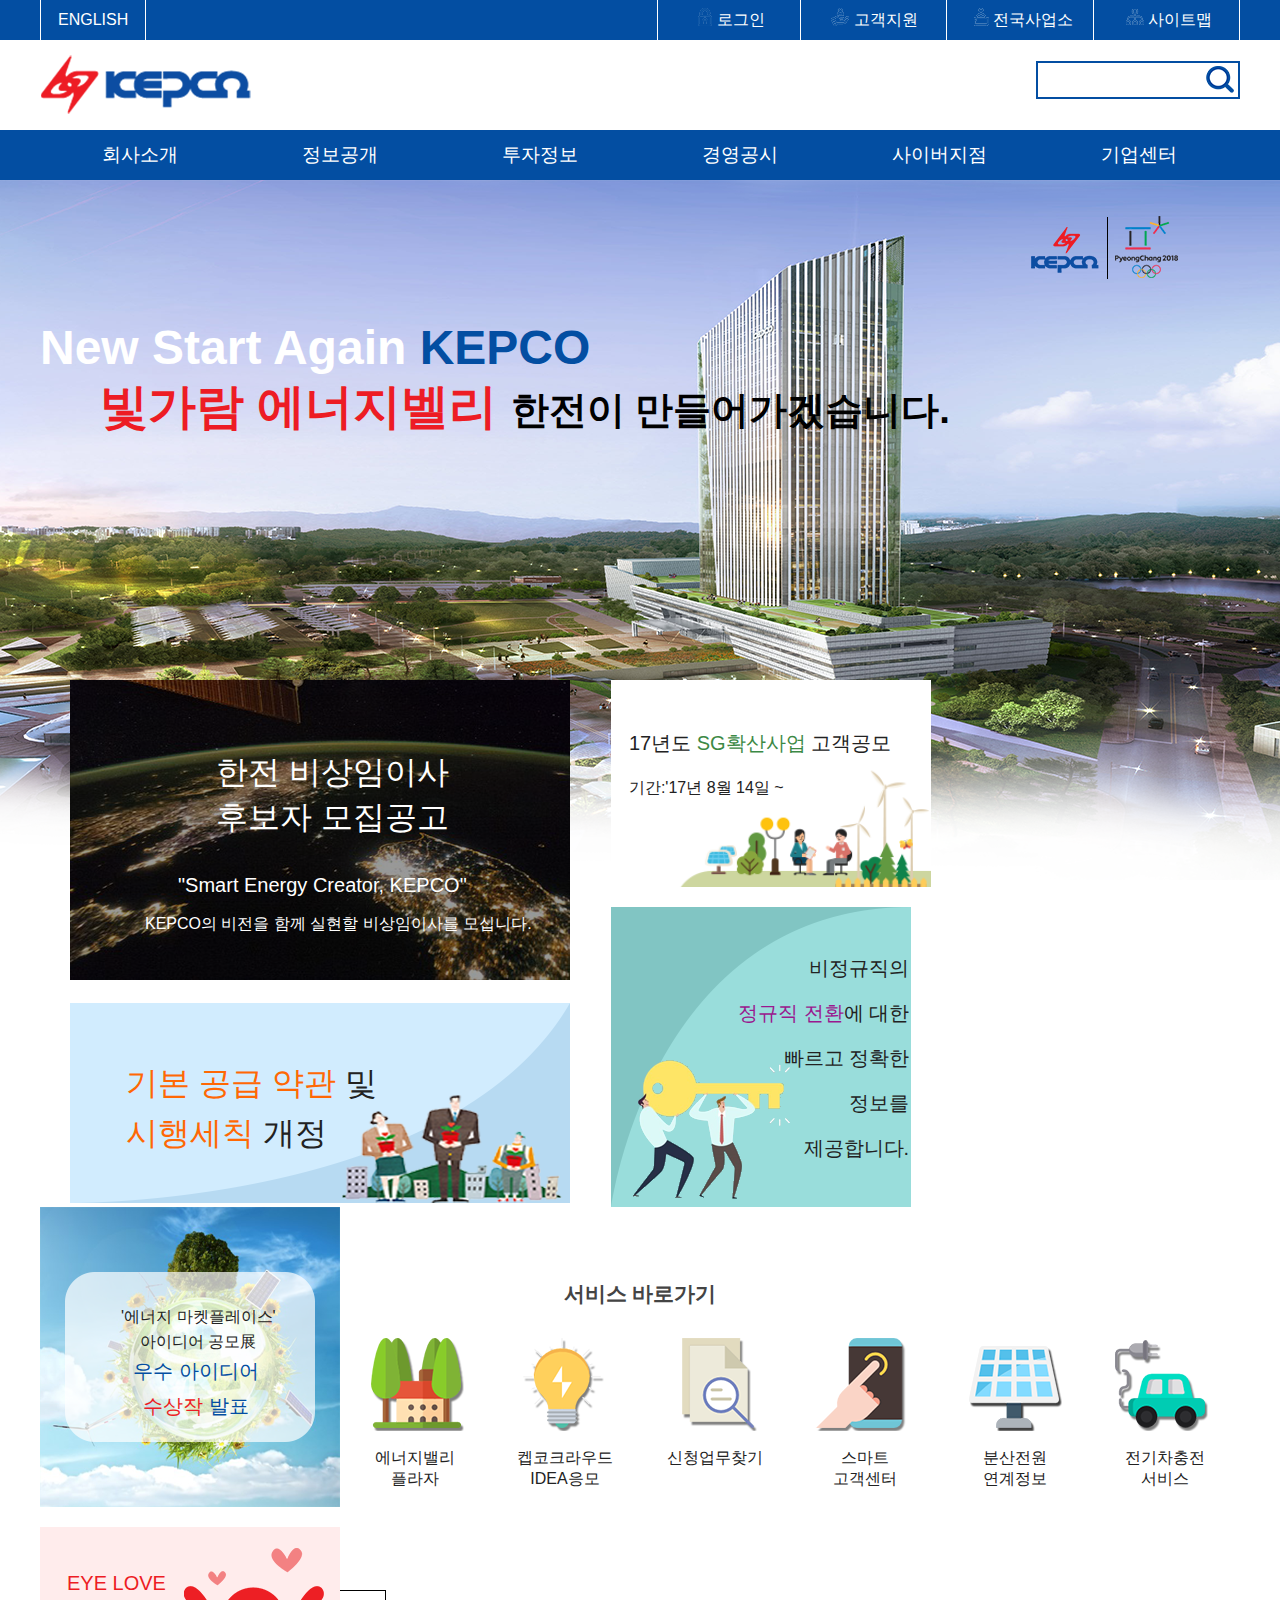
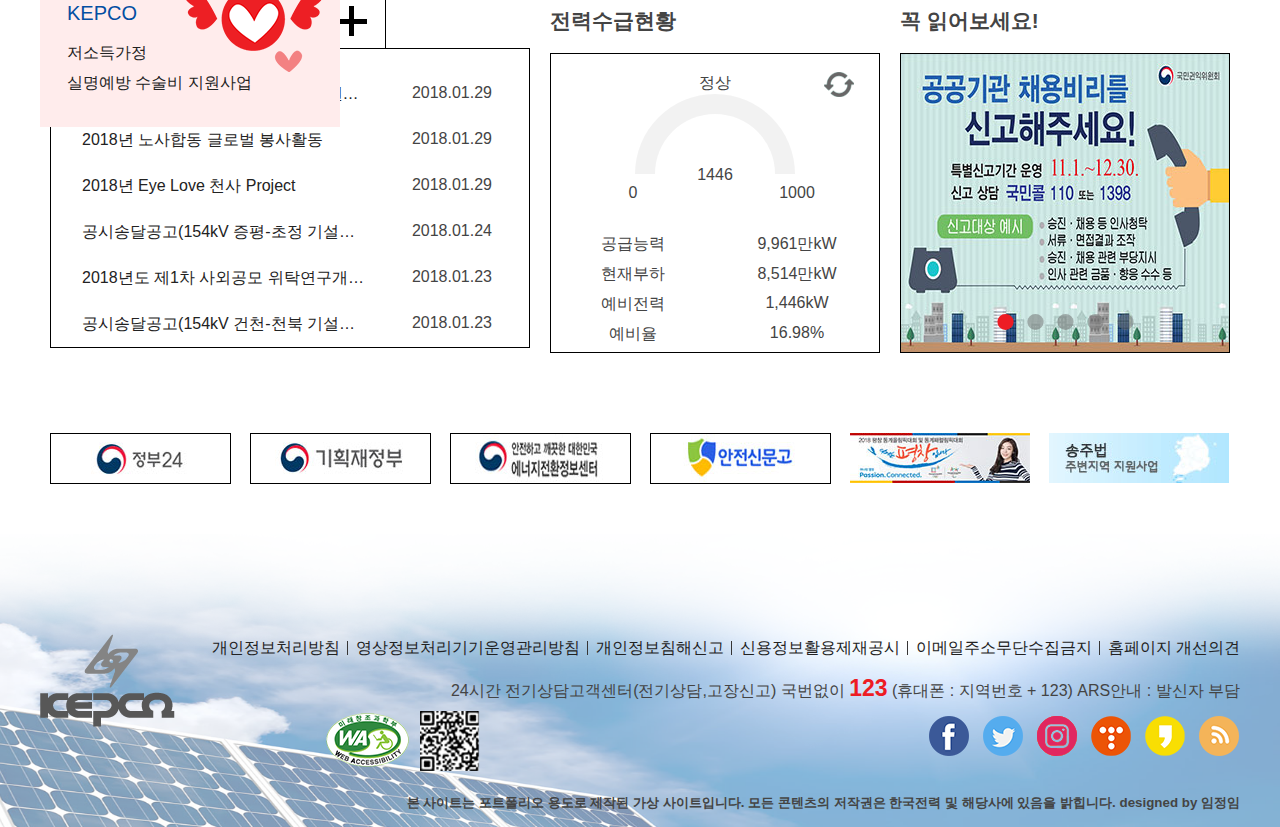
<file: index.html>
<!DOCTYPE html>
<html lang="en">

<head>
    <meta charset="UTF-8">
    <meta name="viewport" content="width=device-width">
    <title>한국전력공사</title>
    <link rel="stylesheet" href="css/common.css">
    <link rel="stylesheet" href="css/main.css">
    <link rel="stylesheet" href="css/mobile.css">
    <!-- Add the slick-theme.css if you want default styling -->
    <link rel="stylesheet" type="text/css" href="css/slick/slick.css">
    <!-- Add the slick-theme.css if you want default styling -->
    <link rel="stylesheet" type="text/css" href="css/slick/slick-theme.css">
    <script src="js/polyfill.js"></script>
    <script src="js/jquery-1.12.1.min.js"></script>
    <script src="js/html5shiv.min.js"></script>
    <script src="js/selectivizr-min.js"></script>
    <script src="js/lib/slick.min.js"></script>
    <script src="js/index.js"></script>
</head>

<body>
    <!-- SKIP -->
    <ul class="skip">
        <li><a href="#container">본문바로가기</a></li>
        <li><a href="#gnb">메뉴바로가기</a></li>
    </ul>

    <!-- HEADER -->

    <!-- HEAD TOP -->
    <div class="head_top">
        <div class="center clearfix">
            <div class="eng">
                <a href="#">ENGLISH</a>
            </div>
            <ul class="topmenu">
                <li><a href="#">로그인</a></li>
                <li><a href="#">고객지원</a></li>
                <li><a href="#">전국사업소</a></li>
                <li><a href="#">사이트맵</a></li>
            </ul>
        </div>
    </div>

    <!-- HEAD MIDDLE -->
    <div class="head_mid center clearfix">
        <h1 class="logo"><a href="index.html"><img src="images/logo.png" alt="KEPCO"></a></h1>
        <form id="search">
            <input type="text">
            <input type="image" src="images/ico_search.png" alt="search">
        </form>
    </div>

    <!-- HEAD BOTTOM-->
    <div class="head_bot clearfix">
        <div class="center">
            <h2 class="blind">메인메뉴</h2>
            <ul id="gnb">
                <li><a href="sub/introduce.html">회사소개</a>
                    <ul class="sub">
                        <li><a href="sub/introduce.html">한전소개</a></li>
                        <li><a href="#">사업소개</a></li>
                        <li><a href="#">채용정보</a></li>
                    </ul>
                </li>
                <li><a href="#">정보공개</a>
                    <ul class="sub">
                        <li><a href="#">정보공개제도</a></li>
                        <li><a href="#">사전정보공개</a></li>
                        <li><a href="#">공공데이터개방</a></li>
                        <li><a href="#">정보공개청구</a></li>
                        <li><a href="#">사업실명제</a></li>
                    </ul>
                </li>
                <li><a href="#">투자정보</a>
                    <ul class="sub">
                        <li><a href="#">재무정보</a></li>
                        <li><a href="#">주식정보</a></li>
                        <li><a href="#">IR 정보</a></li>
                        <li><a href="#">IR Contact</a></li>
                        <li><a href="#">IR 미팅신청</a></li>
                        <li><a href="#">투자정보</a></li>
                    </ul>
                </li>
                <li><a href="#">경영공시</a>
                    <ul class="sub">
                        <li><a href="#">KEPCO 경영공시</a></li>
                        <li><a href="#">열린경영</a></li>
                        <li><a href="#">지속가능경영</a></li>
                    </ul>
                </li>
                <li><a href="#">사이버지점</a>
                    <ul class="sub">
                        <li><a href="#">개인</a></li>
                        <li><a href="#">법인</a></li>
                        <li><a href="#">대용량</a></li>
                    </ul>
                </li>
                <li><a href="#">기업센터</a>
                    <ul class="sub">
                        <li><a href="#">기업센터</a></li>
                        <li><a href="#">홍보센터</a></li>
                        <li><a href="#">지식센터</a></li>
                    </ul>
                </li>
            </ul>
        </div>
        <div class="mobile">
            <p class="btn_close"><a href="#"><img src="images/btn_m_close.png" alt="close"></a></p>
            <div class="m_form">
                <form id="m_search">
                    <input type="text">
                    <input type="image" src="images/ico_search.png" alt="search">
                </form>
            </div>
            <div class="m_button clearfix">
                <a href="#">메뉴바로가기</a><a href="#">서비스바로가기</a>
            </div>
            <ul id="m_gnb">
                <li><a href="#">회사소개</a>
                    <ul class="m_sub">
                        <li><a href="sub/introduce.html">한전소개</a></li>
                        <li><a href="#">사업소개</a></li>
                        <li><a href="#">채용정보</a></li>
                    </ul>
                </li>
                <li><a href="#">정보공개</a>
                    <ul class="m_sub">
                        <li><a href="#">정보공개제도</a></li>
                        <li><a href="#">사전정보공개</a></li>
                        <li><a href="#">공공데이터개방</a></li>
                        <li><a href="#">정보공개청구</a></li>
                        <li><a href="#">사업실명제</a></li>
                    </ul>
                </li>
                <li><a href="#">투자정보</a>
                    <ul class="m_sub">
                        <li><a href="#">재무정보</a></li>
                        <li><a href="#">주식정보</a></li>
                        <li><a href="#">IR 정보</a></li>
                        <li><a href="#">IR Contact</a></li>
                        <li><a href="#">IR 미팅신청</a></li>
                        <li><a href="#">투자정보</a></li>
                    </ul>
                </li>
                <li><a href="#">경영공시</a>
                    <ul class="m_sub">
                        <li><a href="#">KEPCO 경영공시</a></li>
                        <li><a href="#">열린경영</a></li>
                        <li><a href="#">지속가능경영</a></li>
                    </ul>
                </li>
                <li><a href="#">사이버지점</a>
                    <ul class="m_sub">
                        <li><a href="#">개인</a></li>
                        <li><a href="#">법인</a></li>
                        <li><a href="#">대용량</a></li>
                    </ul>
                </li>
                <li><a href="#">기업센터</a>
                    <ul class="m_sub">
                        <li><a href="#">기업센터</a></li>
                        <li><a href="#">홍보센터</a></li>
                        <li><a href="#">지식센터</a></li>
                    </ul>
                </li>
            </ul>
            <ul class="m_service">
                <li><a href="#">요금조회</a></li>
                <li><a href="#">특허경영플랫폼<br>(기술이전)</a></li>
                <li><a href="#">에너지밸리<br>플라자</a></li>
                <li><a href="#">켑코크라우드<br>IDEA응모</a></li>
                <li><a href="#">신청업무찾기</a></li>
                <li><a href="#">스마트<br>고객센터</a></li>
                <li><a href="#">분산전원<br>연계정보</a></li>
                <li><a href="#">전기차충전<br>서비스</a></li>
            </ul>
        </div>
    </div>
    <!-- HEADER END -->

    <!-- MOBILE -->

    <div class="m_menu">
        <p><img src="images/m_menu.png" alt="mobile menu"></p>
    </div>

    <!-- VISUAL -->
    <div class="visual">
        <div class="center">
            <p>New Start Again <span class="blue">KEPCO</span><br><span class="red">빛가람 에너지벨리</span> <span class="black">한전이 만들어가겠습니다.</span></p>
            <p><img src="images/ico_visual.png" alt="평창올림픽공식파트너"></p>
        </div>
    </div>
    <!-- VISUAL END -->

    <!-- BANNER -->
    <div class="con_banner">
        <div class="center clearfix">
            <div class="ban_left">
                <div class="upper">
                    <a href="#">
                        <p>한전 비상임이사<br>후보자 모집공고</p>
                        <p>"Smart Energy Creator, KEPCO"</p>
                        <p>KEPCO의 비전을 함께 실현할 비상임이사를 모십니다.</p>
                    </a>
                </div>
                <div class="lower">
                    <a href="#">
                        <p><span>기본 공급 약관</span> 및<br><span>시행세칙</span> 개정</p>
                    </a>
                </div>
            </div>
            <div class="ban_middle">
                <div class="upper">
                    <a href="#">
                        <p>17년도 <span>SG확산사업</span> 고객공모</p>
                        <p>기간:'17년 8월 14일 ~</p>
                    </a>
                </div>
                <div class="lower">
                    <a href="#">
                        <p>비정규직의<br><span>정규직 전환</span>에 대한<br>빠르고 정확한<br>정보를<br>제공합니다.</p>
                    </a>
                </div>
            </div>
            <div class="ban_right">
                <div class="upper">
                    <a href="#">
                        <p>'에너지 마켓플레이스'<br>아이디어 공모展</p>
                        <p>우수 아이디어<br><span>수상작</span> 발표</p>
                    </a>
                </div>
                <div class="lower">
                    <a href="#">
                        <p>EYE LOVE<br><span>KEPCO</span></p>
                        <p>저소득가정<br>실명예방 수술비 지원사업</p>
                    </a>
                </div>
            </div>
        </div>
    </div>
    <!-- BANNER END -->

    <!-- SERVICE -->
    <div class="quickmenu center clearfix">
        <h3 class="title">서비스 바로가기</h3>
        <ul>
            <li>
                <a href="#">
                    <div></div>
                    <p>요금조회</p>
                </a>
            </li>
            <li>
                <a href="#">
                    <div></div>
                    <p>특허경영플랫폼<br>&#40;기술이전&#41;</p>
                </a>
            </li>
            <li>
                <a href="#">
                    <div></div>
                    <p>에너지밸리<br>플라자</p>
                </a>
            </li>
            <li>
                <a href="#">
                    <div></div>
                    <p>켑코크라우드<br>IDEA응모</p>
                </a>
            </li>
            <li>
                <a href="#">
                    <div></div>
                    <p>신청업무찾기</p>
                </a>
            </li>
            <li>
                <a href="#">
                    <div></div>
                    <p>스마트<br>고객센터</p>
                </a>
            </li>
            <li>
                <a href="#">
                    <div></div>
                    <p>분산전원<br>연계정보</p>
                </a>
            </li>
            <li>
                <a href="#">
                    <div></div>
                    <p>전기차충전<br>서비스</p>
                </a>
            </li>
        </ul>
    </div>
    <!-- SERVICE END -->

    <!-- CONTAINER -->

    <!-- 게시판 -->
    <div class="co_info center clearfix">
        <div class="board">
            <div class="title clearfix">
                <ul class="tab_title">
                    <li class="notice selected" rel="tab1">
                        <p>공지사항</p>
                    </li>
                    <li class="press" rel="tab2">
                        <p>보도자료</p>
                    </li>
                    <li class="more">
                        <img src="images/ico_more.png" alt="more">
                    </li>
                </ul>
            </div>

            <!-- 공지사항 -->
            <div class="board_box">
                <div id="tab1" class="tab_content">
                    <ul>
                        <li class="clearfix"><a href="#">&#91;154kV 서천안-탕정 기설송전선로 권원확보사업&#93; 보상계획 공고</a><span>2018&#46;01&#46;29</span></li>
                        <li class="clearfix"><a href="#">2018년 노사합동 글로벌 봉사활동</a><span>2018&#46;01&#46;29</span></li>
                        <li class="clearfix"><a href="#">2018년 Eye Love 천사 Project</a><span>2018&#46;01&#46;29</span></li>
                        <li class="clearfix"><a href="#">공시송달공고&#40;154kV 증평&#45;초정 기설송전선로 권원확보사업&#41; 안내</a><span>2018&#46;01&#46;24</span></li>
                        <li class="clearfix"><a href="#">2018년도 제1차 사외공모 위탁연구개발과제 수행기관 공모</a><span>2018&#46;01&#46;23</span></li>
                        <li class="clearfix"><a href="#">공시송달공고&#40;154kV 건천&#45;천북 기설송전선로 권원확보사업&#41; 안내</a><span>2018&#46;01&#46;23</span></li>
                    </ul>
                </div>

                <!-- 보도자료 -->
                <div id="tab2" class="press_body tab_content">
                    <ul>
                        <li class="clearfix"><a href="#">한전공대&#40;가칭&#41; 설립 글로벌 컨설팅 용역 추진</a><span>2018&#46;01&#46;03</span></li>
                        <li class="clearfix"><a href="#">한전&#44; 6군단 상생협력 MOU 체결</a><span>2017&#46;12&#46;27</span></li>
                        <li class="clearfix"><a href="#">한전&#44; &#91;ISO 55001 자산경영시스템&#93; 인증 취득</a><span>2017&#46;12&#46;27</span></li>
                        <li class="clearfix"><a href="#">한전&#44; 평창 동계올림픽 성공적 개최 적극 지원</a><span>2017&#46;12&#46;22</span></li>
                        <li class="clearfix"><a href="#">한전&#44; 에너지인재 육성 신바람에너지스쿨 성황리 마쳐</a><span>2017&#46;12&#46;21</span></li>
                        <li class="clearfix"><a href="#">한전&#44; 제대군인 대상 배전 시공인력 양성 교육시행</a><span>2017&#46;12&#46;20</span></li>
                    </ul>
                </div>
            </div>
        </div>

        <!-- 전력수급현황 -->
        <div class="clearfix">
            <div class="status">
                <div class="title">
                    <h3>전력수급현황</h3>
                </div>
                <div class="status_body clearfix">
                    <ul class="chart">
                        <li class="chart-fill">
                            <p class="blind">ASDF</p>
                        </li>
                    </ul>
                    <p>정상</p>
                    <p>1446</p>
                    <p><span>0</span><span>1000</span></p>
                    <a href="#">
                        <p class="refresh">새로고침</p>
                    </a>
                    <ul class="status_text">
                        <li class="clearfix"><span>공급능력</span><span>9&#44;961만kW</span></li>
                        <li class="clearfix"><span>현재부하</span><span>8&#44;514만kW</span></li>
                        <li class="clearfix"><span>예비전력</span><span>1&#44;446kW</span></li>
                        <li class="clearfix"><span>예비율</span><span>16&#46;98&#37;</span></li>
                    </ul>
                </div>
            </div>

            <!-- 꼭 읽어보세요 -->
            <div class="readme">
                <div class="title">
                    <h3>꼭 읽어보세요&#33;</h3>
                </div>
                <div class="rolling_ban">
                    <div class="r_ban r_ban1"><a href="#">공공기관 채용비리를 신고해주세요</a></div>
                    <div class="r_ban r_ban2">
                        <a href="#">
                            <p>예산낭비 신고하세요&#33;&#33;&#33;</p>
                            <p>&lt;신고방법&gt;<br><span>국민신문고</span> www.epeople.go.kr<br><span>신고전화</span> 1577&#45;1242<br><span>타당한 신고 사례금</span> &#40;20만원&#41;</p>
                        </a>
                    </div>
                    <div class="r_ban r_ban3">
                        <a href="#">
                            <p>부패&middot;비리 익명신고</p>
                            <p>부정부패는 익명이 보장되는<br><span>레드휘슬</span>로<br>신고하세요.<br>IP추적이 불가능하므로<br>익명성이 보장됩니다.</p>
                        </a>
                    </div>
                    <div class="r_ban r_ban4">
                        <a href="#">
                            <p>2017년도 국민권익위원회 주관</p>
                            <p>청렴도 측정<br>결과<br>바로가기</p>
                        </a>
                    </div>
                    <div class="r_ban r_ban5"><a href="#"></a></div>
                </div>
            </div>
        </div>
    </div>
    <!-- CONTAINER END -->

    <!-- 미니 배너 -->
    <div class="center">
        <div class="mini_ban">
            <ul class="swipe clearfix">
                <li><a href="#"><img src="images/miniban_01.jpg" alt="정부24"></a></li>
                <li><a href="#"><img src="images/miniban_02.jpg" alt="기획재정부"></a></li>
                <li><a href="#"><img src="images/miniban_03.jpg" alt="에너지전환정보센터"></a></li>
                <li><a href="#"><img src="images/miniban_04.jpg" alt="안전신문고"></a></li>
                <li><a href="#"><img src="images/miniban_05.jpg" alt="평창동계올림픽"></a></li>
                <li><a href="#"><img src="images/miniban_06.jpg" alt="송주법 주변지역 지원사업"></a></li>
            </ul>
        </div>
    </div>

    <!-- FOOTER -->

    <div class="tail">
        <div class="center clearfix">
            <div class="foot_logo">
                <h2><img src="images/footlogo.png" alt="footlogo"></h2>
            </div>

            <!-- FOOT MENU -->
            <div class="foot_text clearfix">
                <ul class="footmenu clearfix">
                    <li><a href="#">개인정보처리방침</a></li>
                    <li><a href="#">영상정보처리기기운영관리방침</a></li>
                    <li><a href="#">개인정보침해신고</a></li>
                    <li><a href="#">신용정보활용제재공시</a></li>
                    <li><a href="#">이메일주소무단수집금지</a></li>
                    <li><a href="#">홈페이지 개선의견</a></li>
                </ul>
                <p>24시간 전기상담고객센터&#40;전기상담,고장신고&#41; 국번없이 <span>123</span> &#40;휴대폰 &#58; 지역번호 &#43; 123&#41; ARS안내 &#58; 발신자 부담</p>
            </div>
            <div class="social clearfix">
                <ul>
                    <li><a href="#">페이스북</a></li>
                    <li><a href="#">트위터</a></li>
                    <li><a href="#">인스타그램</a></li>
                    <li><a href="#">블로그</a></li>
                    <li><a href="#">카카오스토리</a></li>
                    <li><a href="#">RSS</a></li>
                </ul>
            </div>
            <div class="foot_img clearfix">
                <ul>
                    <li><a href="#">미래창조과학부</a></li>
                    <li><a href="#">QR코드</a></li>
                </ul>
            </div>
            <small>본 사이트는 포트폴리오 용도로 제작된 가상 사이트입니다. 모든 콘텐츠의 저작권은 한국전력 및 해당사에 있음을 밝힙니다. designed by 임정임</small>
        </div>
    </div>
    <!-- FOOTER END -->
</body>

</html>
</file>
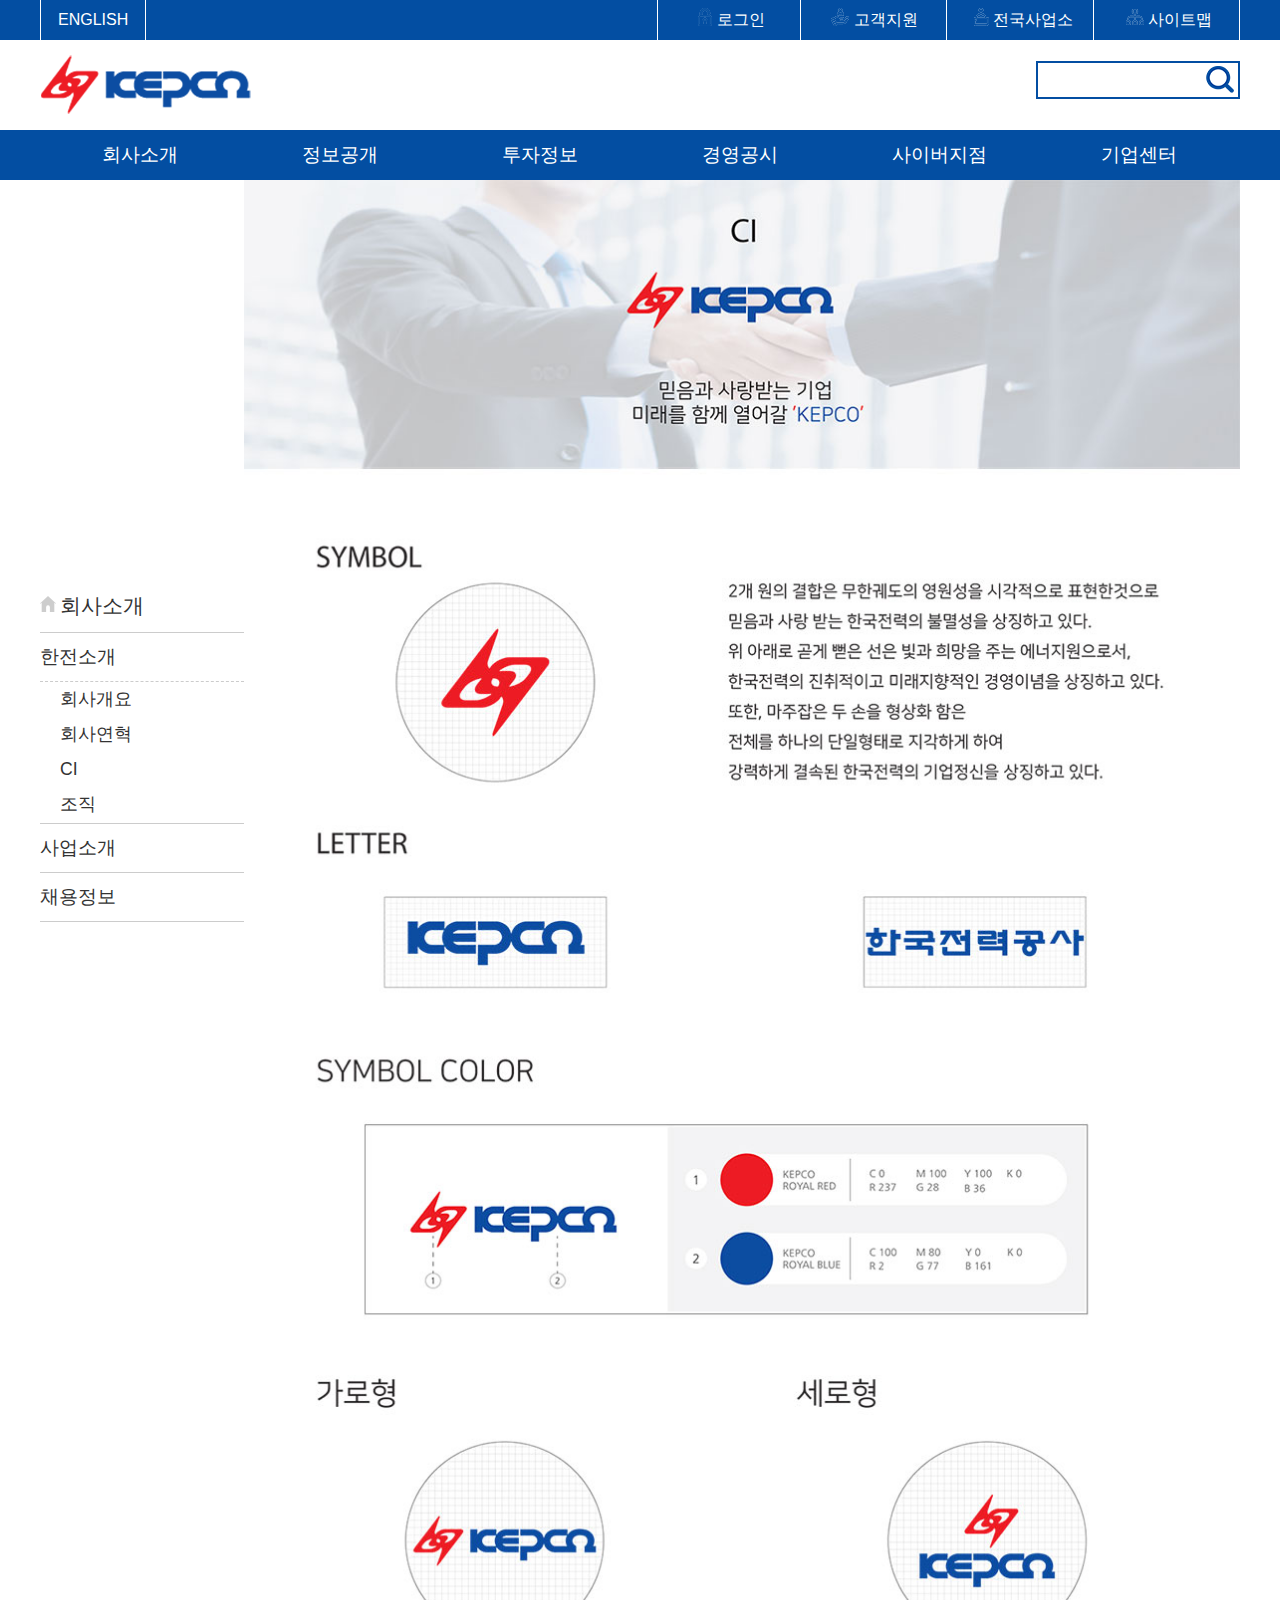
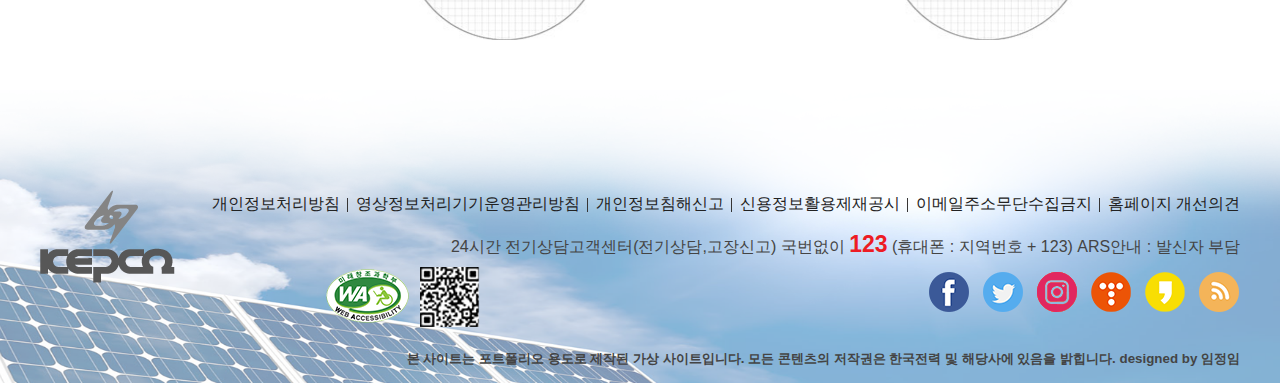
<file: sub/introduce.html>
<!DOCTYPE html>
<html lang="en">

<head>
    <meta charset="UTF-8">
    <meta name="viewport" content="width=device-width">
    <title>한국전력공사</title>
    <link rel="stylesheet" href="../css/common.css">
    <link rel="stylesheet" href="../css/sub.css">
    <link rel="stylesheet" href="../css/mobile.css">
    <!-- Add the slick-theme.css if you want default styling -->
    <link rel="stylesheet" type="text/css" href="../css/slick/slick.css">
    <!-- Add the slick-theme.css if you want default styling -->
    <link rel="stylesheet" type="text/css" href="../css/slick/slick-theme.css">
    <script src="../js/polyfill.js"></script>
    <script src="../js/jquery-1.12.1.min.js"></script>
    <script src="../js/html5shiv.min.js"></script>
    <script src="../js/selectivizr-min.js"></script>
    <script src="../js/lib/slick.min.js"></script>
    <script src="../js/index.js"></script>
</head>

<body>
    <!-- SKIP -->
    <ul class="skip">
        <li><a href="#container">본문바로가기</a></li>
        <li><a href="#gnb">메뉴바로가기</a></li>
    </ul>

    <!-- HEADER -->

    <!-- HEAD TOP -->
    <div class="head_top">
        <div class="center clearfix">
            <div class="eng">
                <a href="#">ENGLISH</a>
            </div>
            <ul class="topmenu">
                <li><a href="#">로그인</a></li>
                <li><a href="#">고객지원</a></li>
                <li><a href="#">전국사업소</a></li>
                <li><a href="#">사이트맵</a></li>
            </ul>
        </div>
    </div>

    <!-- HEAD MIDDLE -->
    <div class="head_mid center clearfix">
        <h1 class="logo"><a href="../index.html"><img src="../images/logo.png" alt="KEPCO"></a></h1>
        <form id="search">
            <input type="text">
            <input type="image" src="../images/ico_search.png" alt="search">
        </form>
    </div>

    <!-- HEAD BOTTOM-->
    <div class="head_bot clearfix">
        <div class="center">
            <h2 class="blind">메인메뉴</h2>
            <ul id="gnb">
                <li><a href="introduce.html">회사소개</a>
                    <ul class="sub">
                        <li><a href="introduce.html">한전소개</a></li>
                        <li><a href="#">사업소개</a></li>
                        <li><a href="#">채용정보</a></li>
                    </ul>
                </li>
                <li><a href="#">정보공개</a>
                    <ul class="sub">
                        <li><a href="#">정보공개제도</a></li>
                        <li><a href="#">사전정보공개</a></li>
                        <li><a href="#">공공데이터개방</a></li>
                        <li><a href="#">정보공개청구</a></li>
                        <li><a href="#">사업실명제</a></li>
                    </ul>
                </li>
                <li><a href="#">투자정보</a>
                    <ul class="sub">
                        <li><a href="#">재무정보</a></li>
                        <li><a href="#">주식정보</a></li>
                        <li><a href="#">IR 정보</a></li>
                        <li><a href="#">IR Contact</a></li>
                        <li><a href="#">IR 미팅신청</a></li>
                        <li><a href="#">투자정보</a></li>
                    </ul>
                </li>
                <li><a href="#">경영공시</a>
                    <ul class="sub">
                        <li><a href="#">KEPCO 경영공시</a></li>
                        <li><a href="#">열린경영</a></li>
                        <li><a href="#">지속가능경영</a></li>
                    </ul>
                </li>
                <li><a href="#">사이버지점</a>
                    <ul class="sub">
                        <li><a href="#">개인</a></li>
                        <li><a href="#">법인</a></li>
                        <li><a href="#">대용량</a></li>
                    </ul>
                </li>
                <li><a href="#">기업센터</a>
                    <ul class="sub">
                        <li><a href="#">기업센터</a></li>
                        <li><a href="#">홍보센터</a></li>
                        <li><a href="#">지식센터</a></li>
                    </ul>
                </li>
            </ul>
        </div>
        <div class="mobile">
            <p class="btn_close"><a href="#"><img src="../images/btn_m_close.png" alt="close"></a></p>
            <div class="m_form">
                <form id="m_search">
                    <input type="text">
                    <input type="image" src="../images/ico_search.png" alt="search">
                </form>
            </div>
            <div class="m_button clearfix">
                <a href="#">메뉴바로가기</a><a href="#">서비스바로가기</a>
            </div>
            <ul id="m_gnb">
                <li><a href="#">회사소개</a>
                    <ul class="m_sub">
                        <li><a href="sub/introduce.html">한전소개</a></li>
                        <li><a href="#">사업소개</a></li>
                        <li><a href="#">채용정보</a></li>
                    </ul>
                </li>
                <li><a href="#">정보공개</a>
                    <ul class="m_sub">
                        <li><a href="#">정보공개제도</a></li>
                        <li><a href="#">사전정보공개</a></li>
                        <li><a href="#">공공데이터개방</a></li>
                        <li><a href="#">정보공개청구</a></li>
                        <li><a href="#">사업실명제</a></li>
                    </ul>
                </li>
                <li><a href="#">투자정보</a>
                    <ul class="m_sub">
                        <li><a href="#">재무정보</a></li>
                        <li><a href="#">주식정보</a></li>
                        <li><a href="#">IR 정보</a></li>
                        <li><a href="#">IR Contact</a></li>
                        <li><a href="#">IR 미팅신청</a></li>
                        <li><a href="#">투자정보</a></li>
                    </ul>
                </li>
                <li><a href="#">경영공시</a>
                    <ul class="m_sub">
                        <li><a href="#">KEPCO 경영공시</a></li>
                        <li><a href="#">열린경영</a></li>
                        <li><a href="#">지속가능경영</a></li>
                    </ul>
                </li>
                <li><a href="#">사이버지점</a>
                    <ul class="m_sub">
                        <li><a href="#">개인</a></li>
                        <li><a href="#">법인</a></li>
                        <li><a href="#">대용량</a></li>
                    </ul>
                </li>
                <li><a href="#">기업센터</a>
                    <ul class="m_sub">
                        <li><a href="#">기업센터</a></li>
                        <li><a href="#">홍보센터</a></li>
                        <li><a href="#">지식센터</a></li>
                    </ul>
                </li>
            </ul>
            <ul class="m_service">
                <li><a href="#">요금조회</a></li>
                <li><a href="#">특허경영플랫폼<br>(기술이전)</a></li>
                <li><a href="#">에너지밸리<br>플라자</a></li>
                <li><a href="#">켑코크라우드<br>IDEA응모</a></li>
                <li><a href="#">신청업무찾기</a></li>
                <li><a href="#">스마트<br>고객센터</a></li>
                <li><a href="#">분산전원<br>연계정보</a></li>
                <li><a href="#">전기차충전<br>서비스</a></li>
            </ul>
        </div>
    </div>
    <!-- HEADER END -->

    <!-- MOBILE -->
    <div class="m_menu">
        <p><img src="../images/m_menu.png" alt="mobile menu"></p>
    </div>

    <!-- CONTAINER -->
    <div class="center clearfix">
        <aside class="local">
            <p>회사소개</p>
            <ul>
                <li class="checked"><a href="#">한전소개</a>
                    <ul class="local_sub">
                        <li><a href="#">회사개요</a></li>
                        <li><a href="#">회사연혁</a></li>
                        <li><a href="#">CI</a></li>
                        <li><a href="#">조직</a></li>
                    </ul>
                </li>
                <li><a href="#">사업소개</a>
                    <ul class="local_sub">
                        <li><a href="#">국내사업</a></li>
                        <li><a href="#">해외사업</a></li>
                    </ul>
                </li>
                <li><a href="#">채용정보</a>
                    <ul class="local_sub">
                        <li><a href="#">채용공고</a></li>
                    </ul>
                </li>
            </ul>
        </aside>
        <div class="ci">
            <img src="../images/ci_page.jpg" alt="ci page">
        </div>
    </div>
    <!-- CONTAINER END -->

    <!-- FOOTER -->
    <div class="tail">
        <div class="center clearfix">
            <div class="foot_logo">
                <h2><img src="../images/footlogo.png" alt="footlogo"></h2>
            </div>

            <!-- FOOT MENU -->
            <div class="foot_text clearfix">
                <ul class="footmenu clearfix">
                    <li><a href="#">개인정보처리방침</a></li>
                    <li><a href="#">영상정보처리기기운영관리방침</a></li>
                    <li><a href="#">개인정보침해신고</a></li>
                    <li><a href="#">신용정보활용제재공시</a></li>
                    <li><a href="#">이메일주소무단수집금지</a></li>
                    <li><a href="#">홈페이지 개선의견</a></li>
                </ul>
                <p>24시간 전기상담고객센터&#40;전기상담,고장신고&#41; 국번없이 <span>123</span> &#40;휴대폰 &#58; 지역번호 &#43; 123&#41; ARS안내 &#58; 발신자 부담</p>
            </div>
            <div class="social clearfix">
                <ul>
                    <li><a href="#">페이스북</a></li>
                    <li><a href="#">트위터</a></li>
                    <li><a href="#">인스타그램</a></li>
                    <li><a href="#">블로그</a></li>
                    <li><a href="#">카카오스토리</a></li>
                    <li><a href="#">RSS</a></li>
                </ul>
            </div>
            <div class="foot_img clearfix">
                <ul>
                    <li><a href="#">미래창조과학부</a></li>
                    <li><a href="#">QR코드</a></li>
                </ul>
            </div>
            <small>본 사이트는 포트폴리오 용도로 제작된 가상 사이트입니다. 모든 콘텐츠의 저작권은 한국전력 및 해당사에 있음을 밝힙니다. designed by 임정임</small>
        </div>
    </div>
    <!-- FOOTER END -->
</file>
<file: css/main.css>
@charset "UTF-8";

/* VISUAL */

.visual {width: 100%; height: 700px; background: url(../images/visual_01.png) no-repeat center top; background-size: cover;}

.visual>div {position: relative; height: 100%;}

.visual p {position: absolute; font-family: "나눔손글씨 붓","NanumBrush",sans-serif; font-size: 3em; font-weight: bold; color: #fff;}

.visual p:first-child {top: 20%; left: 0; width: 100%;}

.visual p:last-child {top: 5%; right: 5%;}

.visual p>.blue {color: #034ea2;}

.visual p>.red {color: #ed1c24; padding-left: 5%;}

.visual p>.black {color: #000; font-size: 0.8em;}

/*-----------------------------------------------------------------------------*/

/* CONTAINER BANNERS */

.con_banner {position: absolute; top: 680px; left: 50%; margin-left: -600px;}

.con_banner>div>div {float: left;}

.ban_left>.upper {margin: 0px 20px 20px 30px; background: url(../images/ban_01.png) no-repeat;}

.ban_left>.upper>a>p {color: #fff;}

.ban_left>.upper>a>p:first-child {padding: 70px 142px 0px 146px; font-size: 32px; line-height: 45px;}

.ban_left>.upper>a>p:nth-child(2) {padding: 34px 0px 0px 108px; font-size: 20px;}

.ban_left>.upper>a>p:nth-child(3) {padding: 17px 0px 48px 75px;}

.ban_left>.lower {margin: 0px 20px 0px 30px; background: url(../images/ban_04.png) no-repeat;}

.ban_left>.lower>a>p {padding: 55px 192px 45px 56px; font-size: 32px; line-height: 50px;}

.ban_left>.lower>a>p>span {color: #ff6804;}

.ban_middle>.upper {margin: 0px 20px 20px 0px; background: url(../images/ban_02.png) no-repeat; background-size: cover;}

.ban_middle>.lower {margin-right: 20px; background: url(../images/ban_05.png) no-repeat;}

.ban_middle>.upper>a>p:first-child {padding: 50px 40px 0px 18px; font-size: 20px;}

.ban_middle>.upper>a>p:last-child {padding: 21px 0px 88px 18px;}

.ban_middle>.upper>a>p>span {color: #3c8945;}

.ban_middle>.lower>a>p {padding: 39px 22px 36px 84px; font-size: 20px; line-height: 45px; text-align: right;}

.ban_middle>.lower>a>p>span {color: #9a188f;}

.ban_right>.upper {margin: 0px 0px 20px 0px; background: url(../images/ban_03.png) no-repeat;}

.ban_right>.lower {background: url(../images/ban_06.png) no-repeat;}

.ban_right>.upper>a>p {text-align: center;}

.ban_right>.upper>a>p:first-child {padding: 97px 76px 0px 81px; line-height:  25px;}

.ban_right>.upper>a>p:last-child {padding-bottom: 83px; color: #034ea2; font-size: 20px; line-height: 35px;}

.ban_right>.upper>a>p>span {color: #ed1c24;}

.ban_right>.lower>a>p:first-child {padding: 41px 162px 0px 27px; font-size: 20px; line-height: 30px; color: #ed1c24;}

.ban_right>.lower>a>p:last-child {padding: 10px 62px 29px 27px; line-height:  30px;}

.ban_right>.lower>a>p>span {color: #034ea2;}

/*-----------------------------------------------------------------------------*/

/* CONTAINER SERVICE */
.quickmenu {margin-top: 400px; margin-bottom: 100px;}

.quickmenu>.title {font-size: 1.3em; text-align: center;}

.quickmenu>ul {float: left; width: 100%; margin-top: 30px;}

.quickmenu>ul>li {float: left; width: 12.5%;}

.quickmenu>ul>li:hover p {color: #034ea2;}

.quickmenu>ul>li div {height: 95px; background: url(../images/ico_service.png) no-repeat; transition: all 0.2s ease-in-out;}

.quickmenu>ul>li:hover div {transform: scale(1.1);}

.quickmenu>ul>li p {padding-top: 10%; text-align: center;}

.quickmenu>ul>li:first-child div {background-position: 30px 0px;}

.quickmenu>ul>li:nth-child(2) div {background-position: -125px 0px;}

.quickmenu>ul>li:nth-child(3) div {background-position: -280px 0px;}

.quickmenu>ul>li:nth-child(4) div {background-position: -440px 0px;}

.quickmenu>ul>li:nth-child(5) div {background-position: -590px 0px;}

.quickmenu>ul>li:nth-child(6) div {background-position: -755px 0px;}

.quickmenu>ul>li:nth-child(7) div {background-position: -905px 0px;}

.quickmenu>ul>li:last-child div {background-position: -1065px 0px;}

/*-----------------------------------------------------------------------------*/

/* CONTAINER INFORMATION */
.co_info>div{float:left;}

/* 공지사항, 보도자료 */

.board{width:40%; margin-left: 10px; margin-right: 20px;}

.board>.title{width:100%;}

.tab_title{float:left; width:70%; border:1px solid #000; box-sizing:border-box; border-bottom:none;}

.tab_title>li{float:left;  text-align: center; cursor:pointer;}

.tab_title>li:first-child,.tab_title>.press{width:40%;}

.tab_title p{height:57px; line-height:57px;}

.tab_title>.selected{background-color:#034ea2; color:#fff;}

.tab_title>li>p{font-size:18px; font-weight:bold;}

.tab_title>.more{width:20%; height: 57px; box-sizing:border-box; border-left:1px solid #000; line-height: 57px;}

.tab_title>.more>img{vertical-align:middle;}

.board_box li{margin-top:25px;}

.board_box li:first-child{margin-top:35px;}

.board_box li:hover>a{color:#034ea2; text-decoration:underline;}

.board_box li>a{float:left; display:block; width:60%; white-space:nowrap; overflow:hidden; text-overflow:ellipsis; padding-left:6.5%; padding-right:9%;}

.press_body{display:none;}

/* 전력수급현황, 꼭 읽어보세요 공통사항 */

.status,.readme {float: left; width: 330px;}

.status>.title>h3,.readme>.title>h3 {font-size: 1.3em; font-weight: bold; padding:17.5px 0;}

.board_box,.status_body,.rolling_ban{border:1px solid #000; box-sizing:border-box; height:300px;}

/* 전력수급현황 */

.status{margin-right: 20px;}

.status_body{position:relative;}

.status_body>p:nth-of-type(1){width:100%; text-align: center; margin-top:19px;}

.status_body>p:nth-of-type(2) {width:100%; text-align: center; margin-top:72px;}

.status_body>p:nth-of-type(3) {margin-bottom: 50px;}

.status_body>p:nth-of-type(3)>span{float: left; display: block; width: 50%; text-align: center;}

.refresh{position:absolute; top:15px; right:20px; text-indent: -9999px; width:38px; height:32px; background:url(../images/ico_refresh.png) no-repeat;}

.status_text{margin-top:20px;}

.status_text>li{margin-top:9px; text-align: center;}

.status_text span{float: left; display: block; width:50%;}

/* 꼭 읽어보세요 */
.rolling_ban{overflow:hidden;}

.rolling_ban .r_ban{width:330px; height:300px; float:left; box-sizing: border-box; background-repeat: no-repeat; background-size: cover;}

.rolling_ban .r_ban>a{display:block; width:100%; height:100%;}

.rolling_ban .r_ban1{background-image:url(../images/slideban_01.jpg);}

.rolling_ban .r_ban1>a{text-indent:-9999px;}

.rolling_ban .r_ban2{background-image:url(../images/slideban_02.jpg);}

.rolling_ban .r_ban2 p{color:white;}

.rolling_ban .r_ban2 p:first-child{font-size:23px; padding-left:96px; padding-top:60px;}

.rolling_ban .r_ban2 p:last-child{text-align:right; padding-top:20px; padding-right:15px; line-height:35px;}

.rolling_ban .r_ban2 p>span{color:#ff6804;}

.rolling_ban .r_ban3{background-image:url(../images/slideban_03.jpg);}

.rolling_ban .r_ban3 p{padding-left:45px;}

.rolling_ban .r_ban3 p:first-child{font-size:23px; padding-top:48px;}

.rolling_ban .r_ban3 p:last-child{padding-top:15px; line-height:32px;}

.rolling_ban .r_ban3 p>span{color:#ed1c24;}

.rolling_ban .r_ban4{background-image:url(../images/slideban_04.jpg);}

.rolling_ban .r_ban4 p{padding-left:40px;}

.rolling_ban .r_ban4 p:first-child{padding-top:50px;}

.rolling_ban .r_ban4 p:last-child{padding-top:19px; font-size:35px; line-height:50px;}

.rolling_ban .r_ban5{background-image:url(../images/slideban_02.jpg);}

/*-----------------------------------------------------------------------------*/

/* 미니 배너 */

.mini_ban{margin-left:0.83%; margin-top:50px;}

.mini_ban ul{width:100%;}

.mini_ban li{float:left; border:1px solid #000; box-sizing: border-box; margin-right:1.6%}

.mini_ban li:nth-child(5), .mini_ban li:last-child {border: none;}

.mini_ban li:last-child{margin-right:0;}

/*-----------------------------------------------------------------------------*/

/* 그래프 */

.chart{
    position:absolute; 
    top: 40px;
    left: 50%;
    margin-left: -80px;
    width:160px; height:80px;
    box-sizing: border-box;
    overflow: hidden;
}

.chart::before {
    position: absolute;
    content: '';
    width: inherit;
    height: inherit;
    border: 20px solid rgba(211,211,211,.3);
    border-bottom: none;
    border-top-left-radius: 80px;
    border-top-right-radius: 80px;
    box-sizing: border-box;
}

.chart li {
    position: absolute;
    top: 100%;
    left: 0;
    width: inherit;
    height: inherit;
    border: 20px solid;
    border-color: rgba(0, 170, 249, 1.0);
    border-top: none;
    border-bottom-left-radius: 80px;
    border-bottom-right-radius: 80px;
    transform-origin: 50% 0;
    z-index: 1;
    box-sizing: border-box;
    transform-style: preserve-3d;
    backface-visibility: hidden;    
}

.chart li.on{
    animation-fill-mode: forwards;
    animation-duration: 0.8s;
    animation-timing-function: ease-out;
    animation-name: rotate-chart;
}

@keyframes rotate-chart {
    100% {
        transform: rotate(180deg);
    }
}

/*
.chart_fill{
    position:absolute; 
    width:160px; height:80px; top:46px; left:83px;
    box-sizing: border-box;
    border: 20px solid rgba(0, 170, 249, 1.0);
    border-bottom: none;
    border-top-left-radius: 80px;
    border-top-right-radius: 80px;
}*/
</file>
<file: css/mobile.css>
/* 태블릿 */

@media all and (min-width:768px) and (max-width:1024px) {
    
    .head_top, #search, #gnb, .quickmenu, .footmenu, .foot_img {display: none;}
    
    .mobile {display: block;}
    
    .head_mid,.head_bot,.center{width:100%;}
    
    .logo {padding: 10px; height: 5vh;}
    
    .logo img {height: 5vh;}
    
    .m_menu {display: block; position: absolute; top: 2vh; right: 10px; cursor: pointer;}
    
    .mobile {position: fixed; top: 0; right: -100%; z-index: 9999; width: 50%; height: 100vh; background: #fff; border-left: 2px solid #034ea2;}
    
    .btn_close {position: absolute; top: 15px; right: 10px;}
    
    .btn_close>a {display:block;}
    
    #m_search {text-align: center; margin: 10px;}

    #m_search>input:first-child {width: 200px; height: 34px; border: 2px solid #034ea2;}
    
    .m_button {margin-left: 35px; margin-bottom: 10px;}
    
    .m_button>a {display: block; float: left; width: 40%; margin-right:5px; line-height: 2.5; text-align: center; color: #fff; background: #034ea2;}
    
    .mobile>ul {position: absolute; top: 110px; width:100%;}
    
    .mobile {overflow-y: scroll;}
    
    #m_gnb>li {float: none; font-size: 1.1em; line-height: 2.5; text-indent: 20px; border-top:1px solid #034ea2;}
    
    #m_gnb>li>a, .m_sub>li>a {display: block;}
    
    .m_sub>li {text-indent: 40px; border-top: 1px dashed #80b4f2;}
    
    .m_service {display: none; margin-left: 30px;}
    
    .m_service>li {float: left; width: 150px; height: 95px; margin-bottom: 50px; background: url(../images/ico_service.png) no-repeat;}
    
    .m_service>li:first-child {background-position: 30px 0px;}

    .m_service>li:nth-child(2) {background-position: -125px -10px;}

    .m_service>li:nth-child(3) {background-position: -280px 0px;}

    .m_service>li:nth-child(4) {background-position: -440px 0px;}

    .m_service>li:nth-child(5) {background-position: -590px 0px;}

    .m_service>li:nth-child(6) {background-position: -755px 0px;}

    .m_service>li:nth-child(7) {background-position: -905px 0px;}

    .m_service>li:last-child {background-position: -1065px 0px;}
    
    .m_service>li>a {display: block; padding-top: 95px; text-align: center;}
    
    .visual {height: 40vh; margin-bottom: 20px;}
    
    .visual>div>p {font-size: 2.2em;}
    
    .visual p:last-child {right: 0%;}
    
    .con_banner {display: none; top: 400px;}
    
    .co_info>div {float: none; width: 75%; margin: 0 auto;}
    
    .status, .readme {width: 48%;}
    
    .status {margin-right: 4%;}
    
    .mini_ban {width: 75%; margin: 0 auto; overflow: hidden;}
    
    .mini_ban>ul {width: 1200px;}
    
    .tail {margin-top: 0;}
    
    .tail>div {padding: 60px 0;}
    
    .foot_logo {margin-left: 10px;}
    
    .social {top: 60px; right: 10px;}
    
    .foot_text>p {position: absolute; top: 150px; right: 0; margin-top: 0;}
    
    small {top: 180px;}
}

/* 모바일 */

@media all and (max-width:767px) {
    
    .head_top, #search, #gnb, .quickmenu, .footmenu, .foot_img {display: none;}
    
    .mobile {display: block;}
    
    .head_mid,.head_bot,.center{width:100%;}
    
    .logo {padding: 10px;}
    
    .logo img, .foot_logo img {width: 70%;}
    
    .m_menu {display: block; position: absolute; top: 1vh; right: 10px; cursor: pointer;}
    
    .mobile {position: fixed; top: 0; right: -100%; z-index: 9999; width: 50%; height: 100vh; background: #fff; border-left: 2px solid #034ea2;}
    
    .btn_close {position: absolute; top: 15px; right: 10px;}
    
    .btn_close>a {display:block;}
    
    #m_search {margin: 55px 0px 5px 5px;}

    #m_search>input:first-child {width: 75%; height: 34px; border: 2px solid #034ea2;}
    
    .m_button>a {display: block; line-height: 2.5; text-align: center; color: #fff; background: #034ea2; margin-bottom: 3px;}
    
    .mobile>ul {position: absolute; top: 187px; width:100%;}
    
    .mobile {overflow-y: scroll;}
    
    #m_gnb>li {float: none; font-size: 1.1em; line-height: 2.5; text-indent: 20px; border-top:1px solid #034ea2;}
    
    #m_gnb>li>a, .m_sub>li>a {display: block;}
    
    .m_sub>li {text-indent: 40px; border-top: 1px dashed #80b4f2;}
    
    .m_service {display: none;}
    
    .m_service>li {float: left; width: 150px; height: 95px; margin-bottom: 50px; background: url(../images/ico_service.png) no-repeat;}
    
    .m_service>li:first-child {margin-bottom: 20px; background-position: 30px 0px;}

    .m_service>li:nth-child(2) {background-position: -125px -10px;}

    .m_service>li:nth-child(3) {background-position: -280px 0px;}

    .m_service>li:nth-child(4) {background-position: -440px 0px;}

    .m_service>li:nth-child(5) {background-position: -590px 0px;}

    .m_service>li:nth-child(6) {background-position: -755px 0px;}

    .m_service>li:nth-child(7) {background-position: -905px 0px;}

    .m_service>li:last-child {background-position: -1065px 0px;}
    
    .m_service>li>a {display: block; padding-top: 95px; text-align: center;}
    
    .visual {height: 30vh; margin-bottom: 10px;}
    
    .visual>div>p {font-size: 6vw; text-align: center;}
    
    .visual p>.red {padding-left: 0%;}
    
    .visual p:last-child {display: none;}
    
    .con_banner {display: none; top: 400px;}
    
    .co_info>div {float: none; width: 90%; margin: 0 auto;}
    
    .co_info>div:last-child {width: 100%;}
    
    .board_box {padding: 5px; box-sizing: border-box;}
    
    .board_box li:first-child {margin-top: 20px;}
    
    .board_box li>a {float: left; padding: 0%;}
    
    .board_box li>span {float: left; display:block; width:40%; text-align: right;}
    
    .status, .readme {float: none; width: 90%; margin: 0 auto;}
    
    .status_text>li {margin-top:2px;}
    
    .mini_ban {width: 90%; margin: 0 auto; overflow: hidden;}
    
    .mini_ban>ul {width: 1200px;}
    
    .tail {margin-top: 0;}
    
    .tail>div {padding: 80px 0;}
    
    .foot_logo {margin-left: 10px;}
    
    .social {top: 50px; left: 50%;}
    
    .foot_text>p {display: none;}
    
    small {top: 155px;}
}
</file>
<file: css/sub.css>
@charset "utf-8";

.local {float: left; width: 17%; padding-top: 400px;}

.local>p {line-height: 2.5; font-size: 1.3em; color: #333; border-bottom:1px solid #ccc; padding-left: 20px; box-sizing: border-box; background: url(../images/home.png) no-repeat 0 45%;}

.local>ul>li {border-bottom: 1px solid #ccc; box-sizing: border-box;}

.local>ul>li>a {display: block; line-height: 2.5; font-size: 1.2em; color: #333;}

.local_sub {display:none; border-top: 1px dashed #ccc; box-sizing: border-box;}

.local_sub>li>a {display: block; line-height: 2; font-size: 1.1em; color: #333; text-indent: 20px;}

.checked>.local_sub {display:block;}

.ci {float: left; width: 83%;}

.ci>img {width: 100%;}


@media all and (min-width:768px) and (max-width:1024px) {
    
    .local {padding-top: 30vh;}
}

@media all and (max-width:767px) {
        
    .local {padding-top: 30%;}
    
    .local>p {font-size: 2.5vw;}
        
    .local>ul>li>a {font-size: 2.5vw;}
    
    .local_sub>li>a {font-size: 2.5vw;}
}
</file>
<file: css/common.css>
@charset "UTF-8";

/* COMMON.CSS */
/* Reset */
html,body{width:100%;height:100%}
html{overflow-y:scroll;font-size:10px}
body,div,dl,dt,dd,ul,ol,li,h1,h2,h3,h4,h5,form,fieldset,p,button,input {margin:0;padding:0}
body,h1,h2,h3,h4,input,button
{font-family:"나눔스퀘어라운드", "NanumSquarRound", 'Noto Sans', sans-serif;font-size:12px;color:#444}
body{background-color:#fff; *word-break:break-all;-ms-word-break:break-all}
img,fieldset,iframe{border:0 none;padding:0}
li{list-style:none}
input,select,button{vertical-align:middle}
img{vertical-align:top}
i,em,address{font-style:normal}
label,button{cursor:pointer}
button{margin:0;padding:0}
a{color:#222;text-decoration:none}
a:hover{color:#000;text-decoration:underline}
button *{position:relative}
button img{left:-3px;*left:auto}
html:first-child select{height:20px;padding-right:6px}
option{padding-right:6px}
hr{display:none}
legend{*width:0}
table{border-collapse:collapse;border-spacing:0}

article,aside,canvas,details,figcaption,figure,footer,header,hgroup,nav,menu,section,summary{display: block;}

*,header,footer,section,article,aside,nav,hgroup,details,menu,figure,figcaption {margin:0; padding:0;}

/* clearfix */
.clearfix {*zoom: 1;}
.clearfix:after {content: ''; display: block; clear: both;}

/* Hide */
.blind {display: block; position: absolute; left: 0; top: -9999em;}

/* Skip */
.skip a {display: block; position: absolute; top: -9999em; left: 0; z-index: 9999; width: 100%; text-align: center; text-decoration: none; line-height: 40px; color: #034ea2; background-color: rgba(255, 255, 255, 0.8);}
.skip a:hover, .skip a:active, .skip a:focus {top: 0;}
/* COMMON.CSS END */

/*----------------------------------------------------------------------------*/

/* 한국전력 전체 공통사항 */

body{font-family: "나눔스퀘어라운드", "NanumSquarRound", sans-serif; font-size: 16px;}

a:hover{text-decoration: none;}

/* center값에 너비를 줘야 maring 0 auto가 적용된다. */

.center{width:1200px; margin: 0 auto;}

/* 한국전력 전체 공통사항 END */

/*-----------------------------------------------------------------------------*/

/* HEADER */

.m_meun {display: none;}

/* HEAD TOP */

.head_top {background-color: #034ea2;}

.head_top a {font-size: 1em; color: #fff; line-height: 2.5; }

.eng {float: left; border-left: 1px solid #fff; border-right: 1px solid #fff;}

.eng>a {display: block; padding: 0px 17px;;}

.eng>a:hover, .eng>a:focus, .topmenu>li>a:hover, .topmenu>li>a:focus {background-color: #fff; color: #034ea2;}

.topmenu {float: right;}

.topmenu>li {float: left; border-left: 1px solid #fff;}

.topmenu>li>a {display: block; background-image: url(../images/ico_topmenu.png); background-repeat: no-repeat;}

.topmenu>li:first-child>a {padding-left: 59px; padding-right: 35px; background-position: 39px 7px;}

.topmenu>li:first-child>a:hover, .topmenu>li:first-child>a:focus {background-position: 39px -33px;}

.topmenu>li:nth-child(2)>a {padding-left: 53px; padding-right: 28px; background-position: -101px 7px;}

.topmenu>li:nth-child(2)>a:hover, .topmenu>li:nth-child(2)>a:focus {background-position: -101px -33px;}

.topmenu>li:nth-child(3)>a {padding-left: 46px; padding-right: 20px; background-position: -240px 7px;}

.topmenu>li:nth-child(3)>a:hover, .topmenu>li:nth-child(3)>a:focus {background-position: -240px -33px;}

.topmenu>li:last-child>a {border-right: 1px solid #fff; padding-left: 54px; padding-right: 27px; background-position: -380px 7px;}

.topmenu>li:last-child>a:hover, .topmenu>li:last-child>a:focus {background-position: -380px -33px;}

/* HEAD TOP END -----------------------*/

/* HEAD MIDDLE */

.logo {padding: 15px 0px; float: left;}

#search {position: relative; float: right; margin-top: 21px;}

#search>input {position: absolute; float: left;}

#search>input:first-child {top: 0; right: 0; width: 200px; height: 34px; border: 2px solid #034ea2;}

#search>input:nth-child(2) {top: 2px; right: 2px;}

/* HEAD MIDDLE END -----------------------*/

/* HEAD BOTTOM */

.head_bot {background-color: #034ea2;}

#gnb>li {position: relative; float: left; width: 16.66%; text-align: center;}

#gnb>li>a, .sub>li>a {display: block; color: #fff; font-size: 1.2em; line-height: 2.6;}

.sub {display: none; position: absolute; left: 0; width: 100%; z-index: 1000; background-color: #034ea2;}

#gnb>li:hover, #gnb>li>a:focus, #gnb>li.on>a, .sub>li:hover, .sub>li>a:focus, .sub>li.on>a {background-color: #1a497e;}

/* HEAD BOTTOM END -----------------------*/

/*-----------------------------------------------------------------------------*/

/* FOOTER */
.tail {background: url(../images/bg_foot.png) no-repeat center top; background-size: cover; margin-top: 50px;}

.tail>div {position: relative; padding: 100px 0; box-sizing: border-box;}

.foot_logo {float: left;}

.foot_text {float: right;}

.foot_text>p {margin-top: 16px; text-align: right;}

.foot_text>p>span {color: #ed1c24; font-size: 23px; font-weight: bold;}

.footmenu {margin-top: 4px;}

.footmenu>li {float: left; background: url(../images/ico_bar.png) no-repeat 100% 50%; margin-left: 8px; padding-right: 8px;}

.footmenu>li:last-child {background: none; padding-right: 0px;}

.footmenu>li>a, .footText>p {text-align: right;}

.footmenu>li>a:hover {color: #ed1c24; text-decoration: underline;}

.social {top: 180px; right: 0px;}

.social li {float: left; background: url(../images/ico_social.png) no-repeat; margin-right: 10px;}

.social li:nth-child(2) {background-position: -51px 0px;}

.social li:nth-child(3) {background-position: -102px 0px;}

.social li:nth-child(4) {background-position: -153px 0px;}

.social li:nth-child(5) {background-position: -205px 0px;}

.social li:last-child {background-position: -255px 0px; margin-right: 0px;}

.social li>a {display: block; text-indent: -9999em; width: 44px; height: 44px;}

.foot_img{top:175px; left:283px;}

.foot_img li{float:left;background:url(../images/footimg.png) no-repeat;}

.foot_img li:nth-child(2){background-position:-85px 0px;}

.foot_img li>a{display:block; text-indent:-9999em; width:85px; height:62px;}

small{font-weight:bold; top:260px; right:0px;}

small,.social,.foot_img{position:absolute;}

/* 모바일 메뉴 가리기 */

.mobile, .m_menu {display: none;}
</file>
